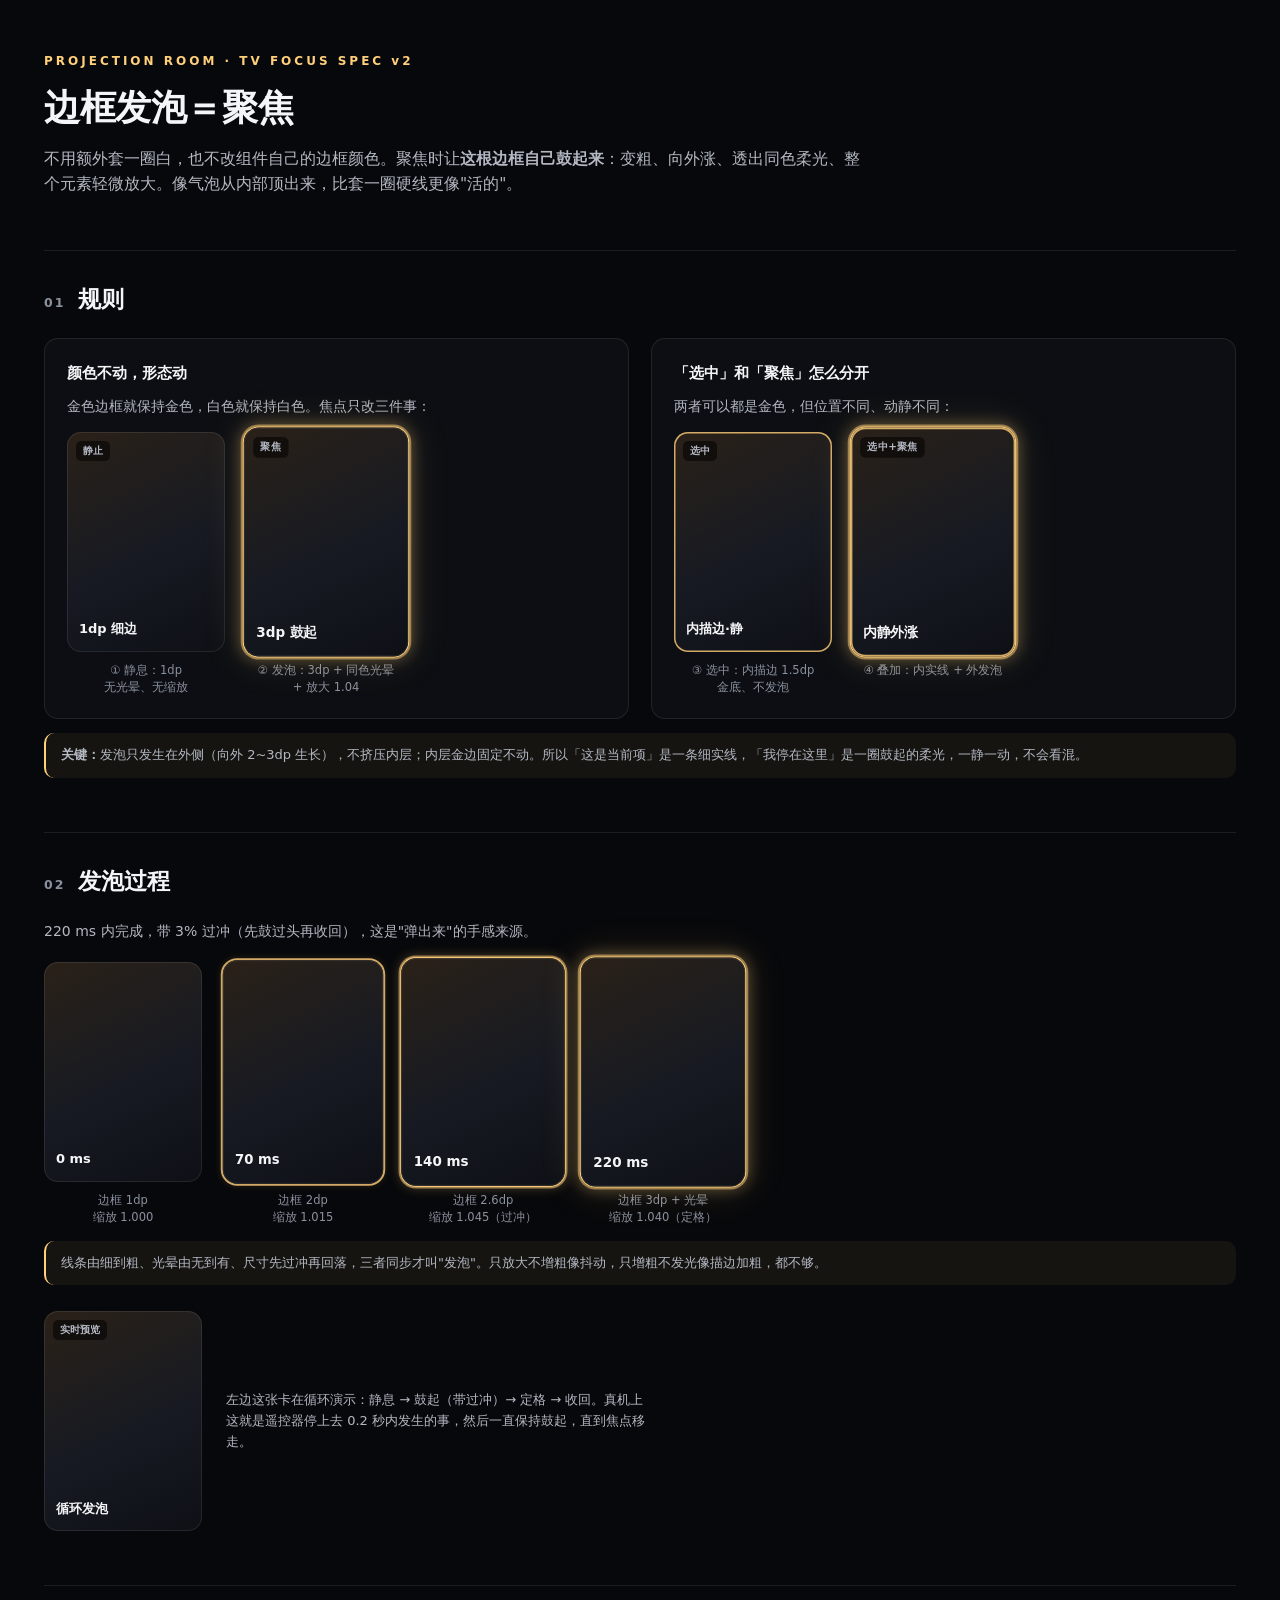
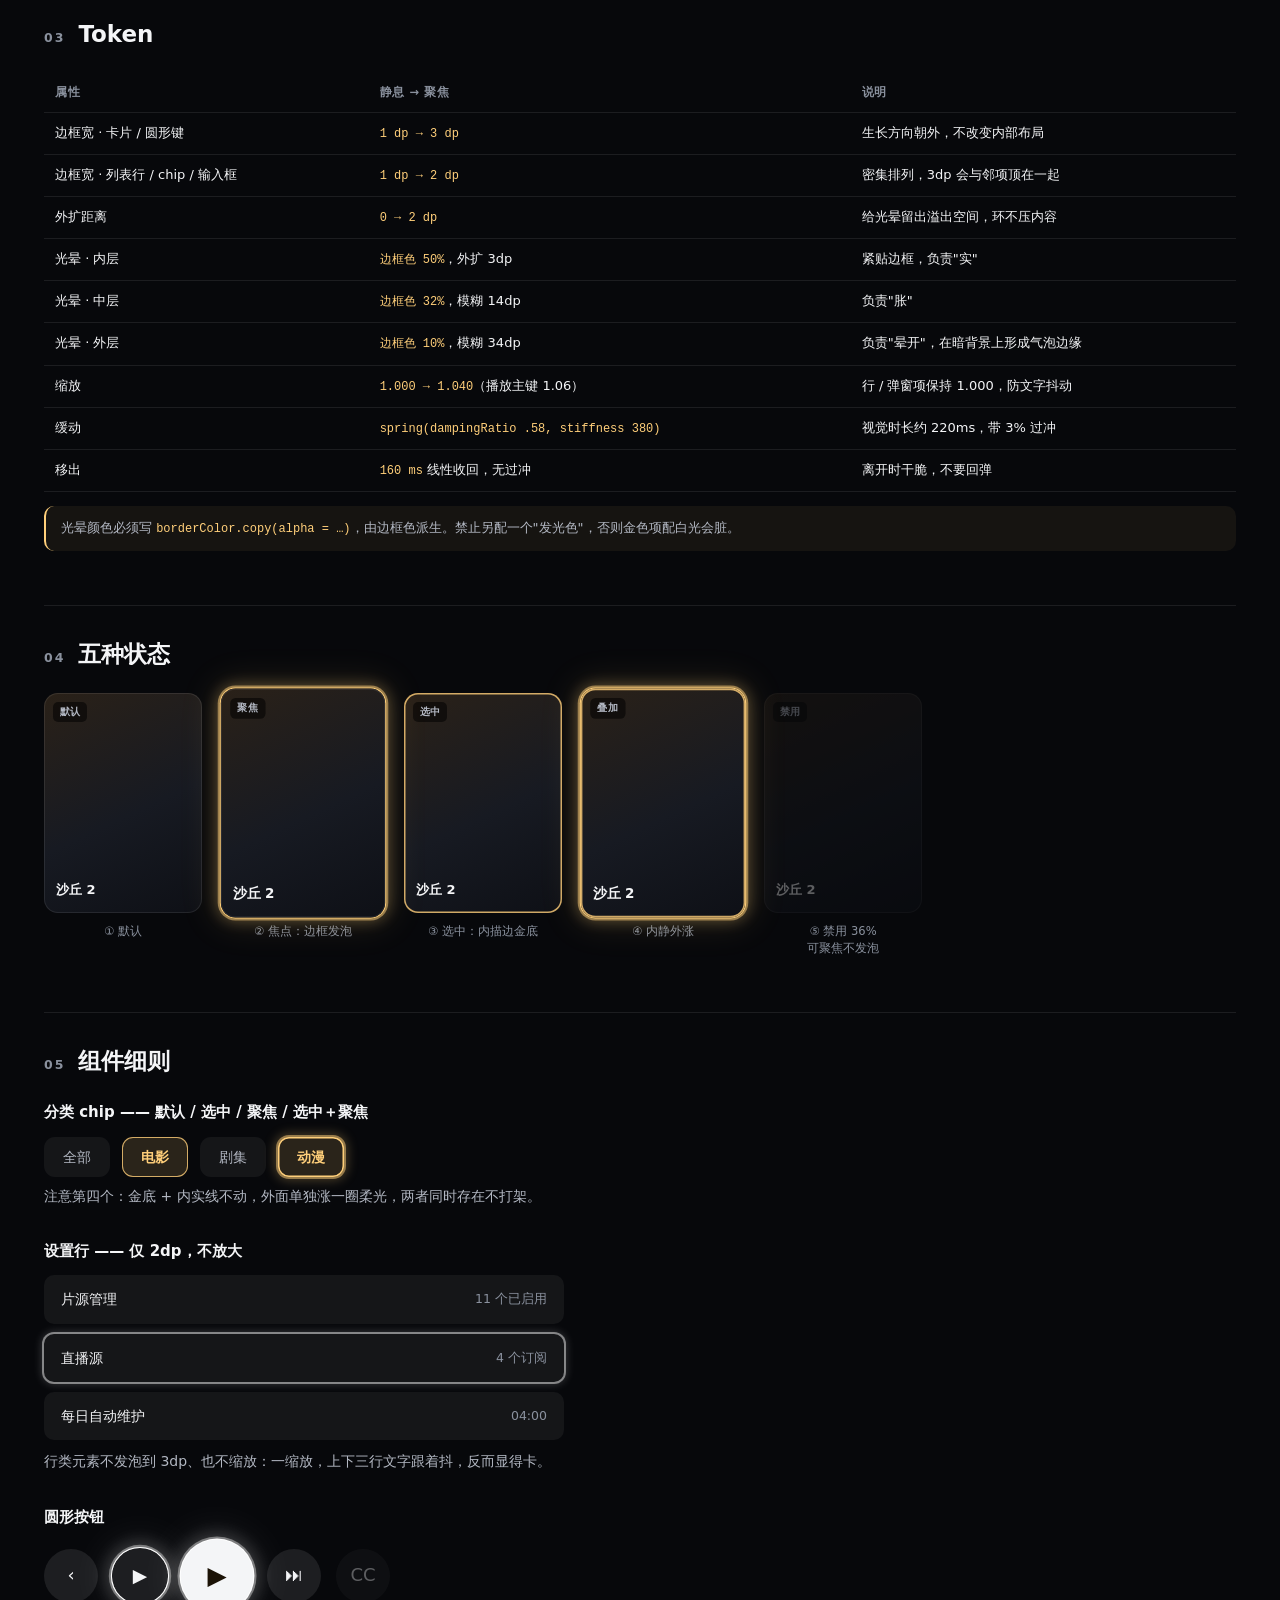
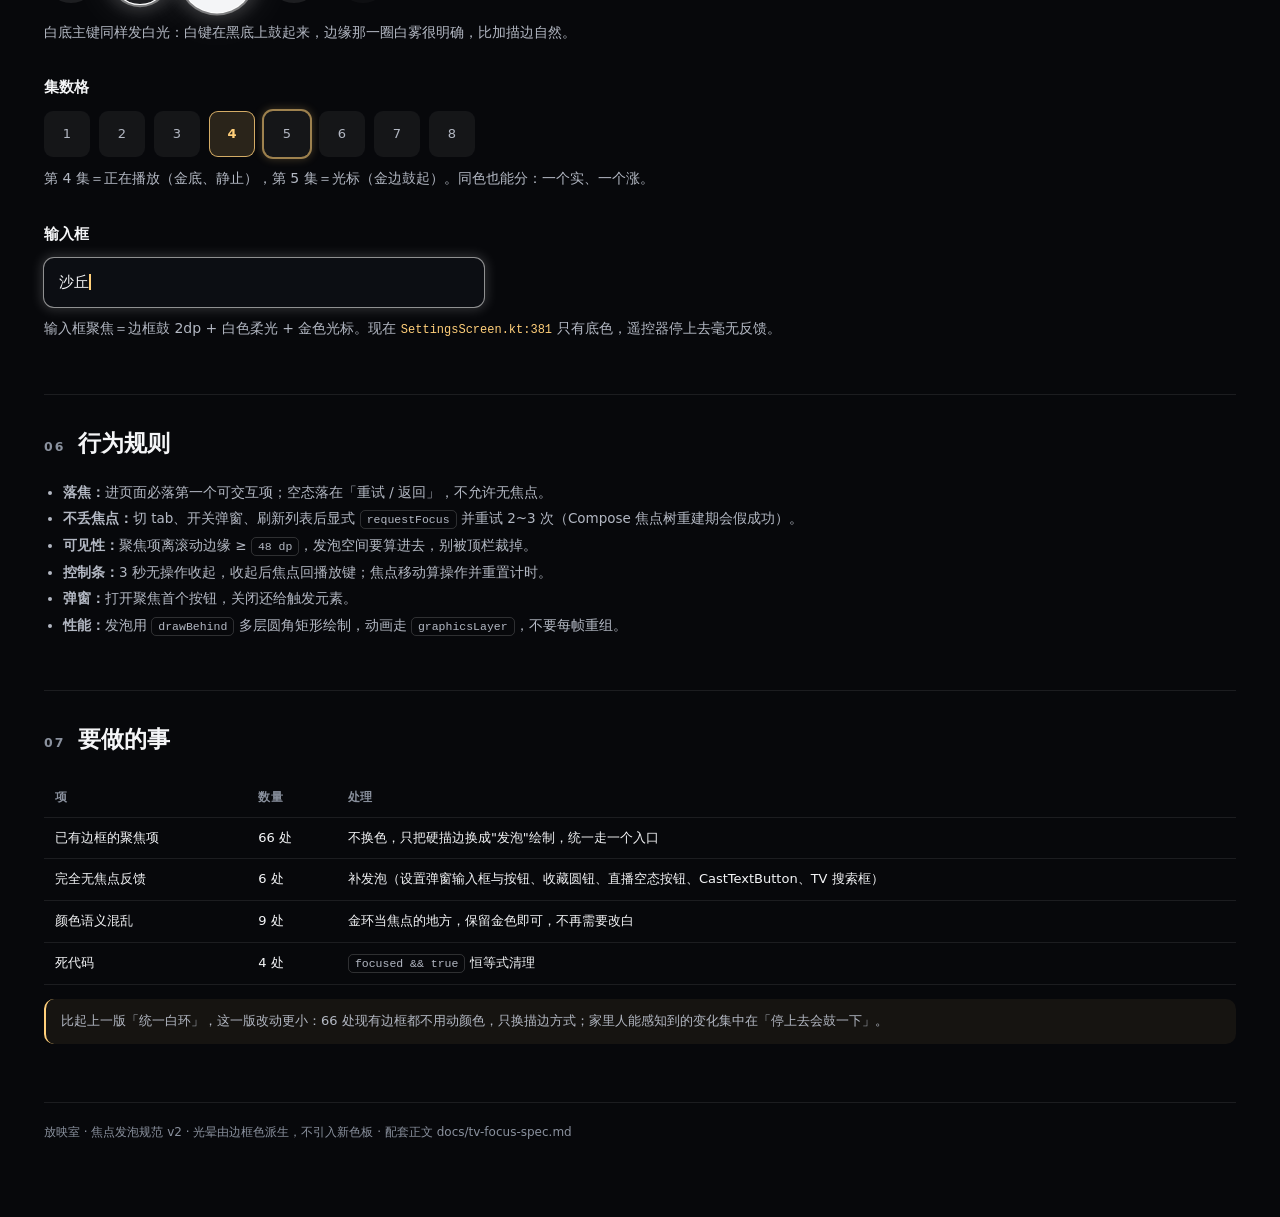
<file: docs/tv-focus-spec.html>
<!DOCTYPE html>
<html lang="zh-CN"><head><meta charset="utf-8">
<title>放映室 · TV 焦点发泡规范 v2</title>
<style>
:root{--bg:#07080B;--soft:#0C0E13;--surface:rgba(255,255,255,.055);--surface2:rgba(255,255,255,.09);
--line:rgba(255,255,255,.085);--text:#F4F5F7;--dim:#B3B8C3;--muted:#8A919E;--accent:#FFCF7A;
--asoft:rgba(255,207,122,.14);--ink:#1B1206;--bad:#FF9A9A;--ok:#7EE2A8}
*{box-sizing:border-box}
body{margin:0;background:var(--bg);color:var(--text);line-height:1.6;
font-family:-apple-system,"PingFang SC","Helvetica Neue",system-ui,sans-serif;-webkit-font-smoothing:antialiased}
.wrap{max-width:1300px;margin:0 auto;padding:52px 44px 80px}
.eyebrow{font-size:12px;font-weight:600;letter-spacing:3px;color:var(--accent)}
h1{font-size:36px;font-weight:600;letter-spacing:-.4px;margin:8px 0 10px}
h2{font-size:23px;font-weight:600;margin:0}
h3{font-size:15px;font-weight:600;margin:0 0 10px}
p{margin:0 0 10px;color:var(--dim);font-size:14px}
.lead{font-size:15.5px;max-width:830px}
.sec{margin-top:54px;padding-top:30px;border-top:1px solid var(--line)}
.sec:first-of-type{border-top:none;padding-top:0}
.sh{display:flex;align-items:baseline;gap:13px;margin-bottom:20px}
.sn{font-size:12.5px;font-weight:700;color:var(--muted);letter-spacing:2px}
code{font-family:ui-monospace,Menlo,monospace;font-size:12px;color:var(--accent)}
.k{font-family:ui-monospace,Menlo,monospace;font-size:11.5px;padding:2px 6px;
border:1px solid rgba(255,255,255,.16);border-radius:5px;color:var(--dim)}
.g2{display:grid;grid-template-columns:1fr 1fr;gap:22px}
.panel{background:var(--soft);border:1px solid var(--line);border-radius:14px;padding:22px}
.stage{display:flex;gap:22px;flex-wrap:wrap;align-items:flex-start}
.cell{width:158px}
.cap{font-size:11.5px;color:var(--muted);margin-top:10px;text-align:center;line-height:1.5}
.poster{width:158px;height:220px;border-radius:14px;position:relative;
background:linear-gradient(155deg,#2A2118,#171A22 55%,#0E1016);
display:flex;align-items:flex-end;padding:12px;transition:all .22s}
.poster::before{content:"";position:absolute;inset:0;border-radius:14px;
box-shadow:inset 0 0 0 1px rgba(255,255,255,.085)}
.poster b{font-size:13px;font-weight:600;position:relative}
.badge{position:absolute;top:9px;left:9px;font-size:10px;font-weight:600;padding:2px 7px;
border-radius:5px;background:rgba(0,0,0,.55);color:var(--dim);z-index:2}
/* ── 发泡焦点 ── */
.bloom-g{box-shadow:0 0 0 1px #FFCF7A,0 0 0 3px rgba(255,207,122,.5),
0 0 14px 3px rgba(255,207,122,.32),0 0 34px 9px rgba(255,207,122,.10);transform:scale(1.04);z-index:3}
.bloom-w{box-shadow:0 0 0 1px #fff,0 0 0 3px rgba(255,255,255,.38),
0 0 16px 5px rgba(255,255,255,.20),0 0 38px 12px rgba(255,255,255,.07);transform:scale(1.04);z-index:3}
@keyframes bfpulse{
0%,15%{box-shadow:0 0 0 1px rgba(255,207,122,.85);transform:scale(1)}
50%,78%{box-shadow:0 0 0 1px #FFCF7A,0 0 0 3px rgba(255,207,122,.5),
0 0 14px 3px rgba(255,207,122,.32),0 0 34px 9px rgba(255,207,122,.10);transform:scale(1.04)}
100%{box-shadow:0 0 0 1px rgba(255,207,122,.85);transform:scale(1)}
}
.auto{animation:bfpulse 2.8s cubic-bezier(.34,1.4,.64,1) infinite;z-index:2}
/* 生长帧 */
.f1{box-shadow:0 0 0 2px rgba(255,207,122,.8),0 0 8px 1px rgba(255,207,122,.18);transform:scale(1.015)}
.f2{box-shadow:0 0 0 1px rgba(255,207,122,.9),0 0 0 2.6px rgba(255,207,122,.55),
0 0 11px 2px rgba(255,207,122,.26);transform:scale(1.035)}
/* 选中：内描边 + 金底，静止无光晕 */
.on{background-color:var(--asoft)}
.on::before{box-shadow:inset 0 0 0 1.5px rgba(255,207,122,.8)}
.dim{opacity:.36}
.chips{display:flex;gap:12px;flex-wrap:wrap}
.chip{padding:9px 19px;border-radius:11px;background:var(--surface);font-size:14px;color:var(--dim);
box-shadow:inset 0 0 0 1px transparent;transition:all .22s}
.chip.on{background:var(--asoft);color:var(--accent);font-weight:600;box-shadow:inset 0 0 0 1px rgba(255,207,122,.8)}
.rows{display:flex;flex-direction:column;gap:10px;max-width:520px}
.row{display:flex;justify-content:space-between;align-items:center;padding:13px 17px;
border-radius:10px;background:var(--surface);font-size:14px;transition:all .22s}
.row .v{color:var(--muted);font-size:12.5px}
.btns{display:flex;gap:15px;align-items:center}
.cbtn{width:54px;height:54px;border-radius:50%;background:var(--surface2);display:flex;
align-items:center;justify-content:center;font-size:18px;transition:all .22s}
.cbtn.big{width:70px;height:70px;font-size:24px;background:var(--text);color:var(--ink)}
.eps{display:grid;grid-template-columns:repeat(8,46px);gap:9px}
.ep{height:46px;border-radius:9px;background:var(--surface);display:flex;align-items:center;
justify-content:center;font-size:13px;color:var(--dim);transition:all .22s}
.ep.on{background:var(--asoft);color:var(--accent);font-weight:600;box-shadow:inset 0 0 0 1px rgba(255,207,122,.8)}
.field{width:440px;padding:13px 15px;border-radius:10px;background:var(--soft);
box-shadow:inset 0 0 0 1px var(--line);font-size:14.5px;color:var(--text)}
.caret{display:inline-block;width:2px;height:16px;background:var(--accent);vertical-align:-3px}
table{width:100%;border-collapse:collapse;font-size:13px}
th,td{text-align:left;padding:10px 11px;border-bottom:1px solid var(--line);vertical-align:top}
th{color:var(--muted);font-size:11.5px;letter-spacing:.6px;text-transform:uppercase;font-weight:600}
.note{margin-top:14px;padding:12px 15px;border-radius:10px;background:rgba(255,207,122,.06);
border-left:2px solid var(--accent);font-size:13px;color:var(--dim)}
ul{margin:8px 0 0;padding-left:19px;font-size:13.5px;color:var(--dim)}
li{margin-bottom:5px}
footer{margin-top:58px;padding-top:20px;border-top:1px solid var(--line);font-size:12px;color:var(--muted)}
</style></head><body><div class="wrap">

<div class="eyebrow">PROJECTION ROOM · TV FOCUS SPEC v2</div>
<h1>边框发泡＝聚焦</h1>
<p class="lead">不用额外套一圈白，也不改组件自己的边框颜色。聚焦时让<b>这根边框自己鼓起来</b>：变粗、向外涨、透出同色柔光、整个元素轻微放大。像气泡从内部顶出来，比套一圈硬线更像"活的"。</p>

<div class="sec">
<div class="sh"><span class="sn">01</span><h2>规则</h2></div>
<div class="g2">
<div class="panel">
<h3>颜色不动，形态动</h3>
<p style="margin-bottom:14px">金色边框就保持金色，白色就保持白色。焦点只改三件事：</p>
<div class="stage">
<div class="cell"><div class="poster"><span class="badge">静止</span><b>1dp 细边</b></div><div class="cap">① 静息：1dp<br>无光晕、无缩放</div></div>
<div class="cell"><div class="poster bloom-g"><span class="badge">聚焦</span><b>3dp 鼓起</b></div><div class="cap">② 发泡：3dp + 同色光晕<br>+ 放大 1.04</div></div>
</div>
</div>
<div class="panel">
<h3>「选中」和「聚焦」怎么分开</h3>
<p style="margin-bottom:14px">两者可以都是金色，但位置不同、动静不同：</p>
<div class="stage">
<div class="cell"><div class="poster on"><span class="badge">选中</span><b>内描边·静</b></div><div class="cap">③ 选中：内描边 1.5dp<br>金底、不发泡</div></div>
<div class="cell"><div class="poster on bloom-g"><span class="badge">选中+聚焦</span><b>内静外涨</b></div><div class="cap">④ 叠加：内实线 + 外发泡</div></div>
</div>
</div>
</div>
<div class="note">
<b>关键：</b>发泡只发生在外侧（向外 2~3dp 生长），不挤压内层；内层金边固定不动。所以「这是当前项」是一条细实线，「我停在这里」是一圈鼓起的柔光，一静一动，不会看混。
</div>
</div>

<div class="sec">
<div class="sh"><span class="sn">02</span><h2>发泡过程</h2></div>
<p>220 ms 内完成，带 3% 过冲（先鼓过头再收回），这是"弹出来"的手感来源。</p>
<div class="stage" style="margin-top:20px">
<div class="cell"><div class="poster"><b>0 ms</b></div><div class="cap">边框 1dp<br>缩放 1.000</div></div>
<div class="cell"><div class="poster f1"><b>70 ms</b></div><div class="cap">边框 2dp<br>缩放 1.015</div></div>
<div class="cell"><div class="poster f2"><b>140 ms</b></div><div class="cap">边框 2.6dp<br>缩放 1.045（过冲）</div></div>
<div class="cell"><div class="poster bloom-g"><b>220 ms</b></div><div class="cap">边框 3dp + 光晕<br>缩放 1.040（定格）</div></div>
</div>
<div class="note">线条由细到粗、光晕由无到有、尺寸先过冲再回落，三者同步才叫"发泡"。只放大不增粗像抖动，只增粗不发光像描边加粗，都不够。</div>
<div style="margin-top:26px;display:flex;gap:24px;align-items:center">
<div class="poster auto"><span class="badge">实时预览</span><b>循环发泡</b></div>
<div style="font-size:13px;color:var(--dim);max-width:420px">左边这张卡在循环演示：静息 → 鼓起（带过冲）→ 定格 → 收回。真机上这就是遥控器停上去 0.2 秒内发生的事，然后一直保持鼓起，直到焦点移走。</div>
</div>
</div>

<div class="sec">
<div class="sh"><span class="sn">03</span><h2>Token</h2></div>
<table>
<tr><th>属性</th><th>静息 → 聚焦</th><th>说明</th></tr>
<tr><td>边框宽 · 卡片 / 圆形键</td><td><code>1 dp → 3 dp</code></td><td>生长方向朝外，不改变内部布局</td></tr>
<tr><td>边框宽 · 列表行 / chip / 输入框</td><td><code>1 dp → 2 dp</code></td><td>密集排列，3dp 会与邻项顶在一起</td></tr>
<tr><td>外扩距离</td><td><code>0 → 2 dp</code></td><td>给光晕留出溢出空间，环不压内容</td></tr>
<tr><td>光晕 · 内层</td><td><code>边框色 50%</code>，外扩 3dp</td><td>紧贴边框，负责"实"</td></tr>
<tr><td>光晕 · 中层</td><td><code>边框色 32%</code>，模糊 14dp</td><td>负责"胀"</td></tr>
<tr><td>光晕 · 外层</td><td><code>边框色 10%</code>，模糊 34dp</td><td>负责"晕开"，在暗背景上形成气泡边缘</td></tr>
<tr><td>缩放</td><td><code>1.000 → 1.040</code>（播放主键 1.06）</td><td>行 / 弹窗项保持 1.000，防文字抖动</td></tr>
<tr><td>缓动</td><td><code>spring(dampingRatio .58, stiffness 380)</code></td><td>视觉时长约 220ms，带 3% 过冲</td></tr>
<tr><td>移出</td><td><code>160 ms</code> 线性收回，无过冲</td><td>离开时干脆，不要回弹</td></tr>
</table>
<div class="note">光晕颜色必须写 <code>borderColor.copy(alpha = …)</code>，由边框色派生。禁止另配一个"发光色"，否则金色项配白光会脏。</div>
</div>

<div class="sec">
<div class="sh"><span class="sn">04</span><h2>五种状态</h2></div>
<div class="stage" style="margin-top:6px">
<div class="cell"><div class="poster"><span class="badge">默认</span><b>沙丘 2</b></div><div class="cap">① 默认</div></div>
<div class="cell"><div class="poster bloom-g"><span class="badge">聚焦</span><b>沙丘 2</b></div><div class="cap">② 焦点：边框发泡</div></div>
<div class="cell"><div class="poster on"><span class="badge">选中</span><b>沙丘 2</b></div><div class="cap">③ 选中：内描边金底</div></div>
<div class="cell"><div class="poster on bloom-g"><span class="badge">叠加</span><b>沙丘 2</b></div><div class="cap">④ 内静外涨</div></div>
<div class="cell"><div class="poster dim"><span class="badge">禁用</span><b>沙丘 2</b></div><div class="cap">⑤ 禁用 36%<br>可聚焦不发泡</div></div>
</div>
</div>

<div class="sec">
<div class="sh"><span class="sn">05</span><h2>组件细则</h2></div>
<h3>分类 chip —— 默认 / 选中 / 聚焦 / 选中＋聚焦</h3>
<div class="chips" style="margin:13px 0 8px">
<div class="chip">全部</div><div class="chip on">电影</div>
<div class="chip bloom-g" style="transform:none">剧集</div><div class="chip on" style="box-shadow:inset 0 0 0 1.5px #FFCF7A,0 0 0 2px rgba(255,207,122,.5),0 0 12px 3px rgba(255,207,122,.28)">动漫</div>
</div>
<p>注意第四个：金底 + 内实线不动，外面单独涨一圈柔光，两者同时存在不打架。</p>

<h3 style="margin-top:32px">设置行 —— 仅 2dp，不放大</h3>
<div class="rows" style="margin-top:12px">
<div class="row"><span>片源管理</span><span class="v">11 个已启用</span></div>
<div class="row" style="box-shadow:0 0 0 2px rgba(255,255,255,.45),0 0 10px 2px rgba(255,255,255,.2)"><span>直播源</span><span class="v">4 个订阅</span></div>
<div class="row"><span>每日自动维护</span><span class="v">04:00</span></div>
</div>
<p style="margin-top:10px">行类元素不发泡到 3dp、也不缩放：一缩放，上下三行文字跟着抖，反而显得卡。</p>

<h3 style="margin-top:32px">圆形按钮</h3>
<div class="btns" style="margin-top:12px">
<div class="cbtn">‹</div><div class="cbtn bloom-w">▶</div>
<div class="cbtn big bloom-w">▶</div><div class="cbtn">⏭</div><div class="cbtn dim">CC</div>
</div>
<p style="margin-top:10px">白底主键同样发白光：白键在黑底上鼓起来，边缘那一圈白雾很明确，比加描边自然。</p>

<h3 style="margin-top:32px">集数格</h3>
<div class="eps" style="margin-top:12px">
<div class="ep">1</div><div class="ep">2</div><div class="ep">3</div><div class="ep on">4</div>
<div class="ep" style="box-shadow:0 0 0 2px rgba(255,207,122,.55),0 0 10px 2px rgba(255,207,122,.24)">5</div><div class="ep">6</div><div class="ep">7</div><div class="ep">8</div>
</div>
<p style="margin-top:10px">第 4 集＝正在播放（金底、静止），第 5 集＝光标（金边鼓起）。同色也能分：一个实、一个涨。</p>

<h3 style="margin-top:32px">输入框</h3>
<div style="margin-top:12px"><div class="field" style="box-shadow:0 0 0 1px rgba(255,255,255,.5),0 0 12px 3px rgba(255,255,255,.16);color:var(--text)">沙丘<span class="caret"></span></div></div>
<p style="margin-top:10px">输入框聚焦＝边框鼓 2dp + 白色柔光 + 金色光标。现在 <code>SettingsScreen.kt:381</code> 只有底色，遥控器停上去毫无反馈。</p>
</div>

<div class="sec">
<div class="sh"><span class="sn">06</span><h2>行为规则</h2></div>
<ul>
<li><b>落焦：</b>进页面必落第一个可交互项；空态落在「重试 / 返回」，不允许无焦点。</li>
<li><b>不丢焦点：</b>切 tab、开关弹窗、刷新列表后显式 <span class="k">requestFocus</span> 并重试 2~3 次（Compose 焦点树重建期会假成功）。</li>
<li><b>可见性：</b>聚焦项离滚动边缘 ≥ <span class="k">48 dp</span>，发泡空间要算进去，别被顶栏裁掉。</li>
<li><b>控制条：</b>3 秒无操作收起，收起后焦点回播放键；焦点移动算操作并重置计时。</li>
<li><b>弹窗：</b>打开聚焦首个按钮，关闭还给触发元素。</li>
<li><b>性能：</b>发泡用 <span class="k">drawBehind</span> 多层圆角矩形绘制，动画走 <span class="k">graphicsLayer</span>，不要每帧重组。</li>
</ul>
</div>

<div class="sec">
<div class="sh"><span class="sn">07</span><h2>要做的事</h2></div>
<table>
<tr><th>项</th><th>数量</th><th>处理</th></tr>
<tr><td>已有边框的聚焦项</td><td>66 处</td><td>不换色，只把硬描边换成"发泡"绘制，统一走一个入口</td></tr>
<tr><td>完全无焦点反馈</td><td>6 处</td><td>补发泡（设置弹窗输入框与按钮、收藏圆钮、直播空态按钮、CastTextButton、TV 搜索框）</td></tr>
<tr><td>颜色语义混乱</td><td>9 处</td><td>金环当焦点的地方，保留金色即可，不再需要改白</td></tr>
<tr><td>死代码</td><td>4 处</td><td><span class="k">focused &amp;&amp; true</span> 恒等式清理</td></tr>
</table>
<div class="note">比起上一版「统一白环」，这一版改动更小：66 处现有边框都不用动颜色，只换描边方式；家里人能感知到的变化集中在「停上去会鼓一下」。</div>
</div>

<footer>放映室 · 焦点发泡规范 v2 · 光晕由边框色派生，不引入新色板 · 配套正文 docs/tv-focus-spec.md</footer>
</div></body></html>
</file>
